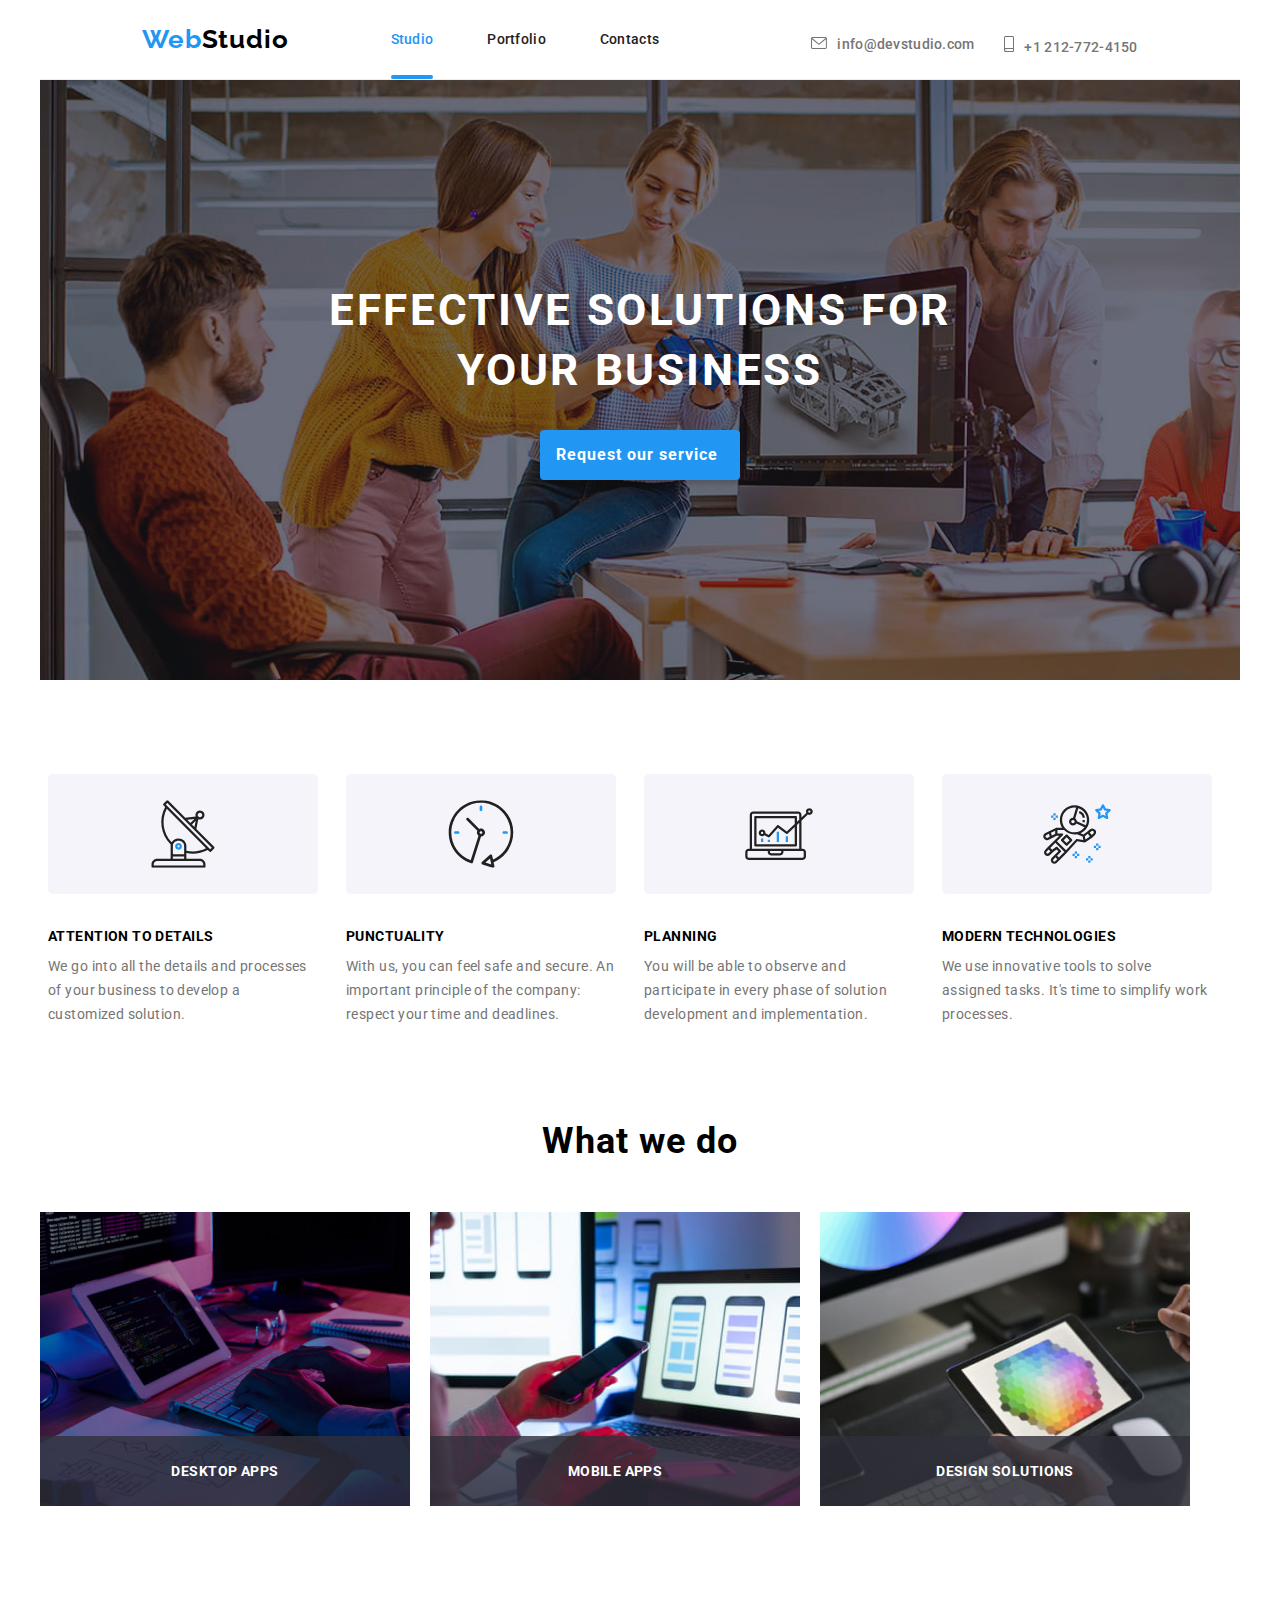
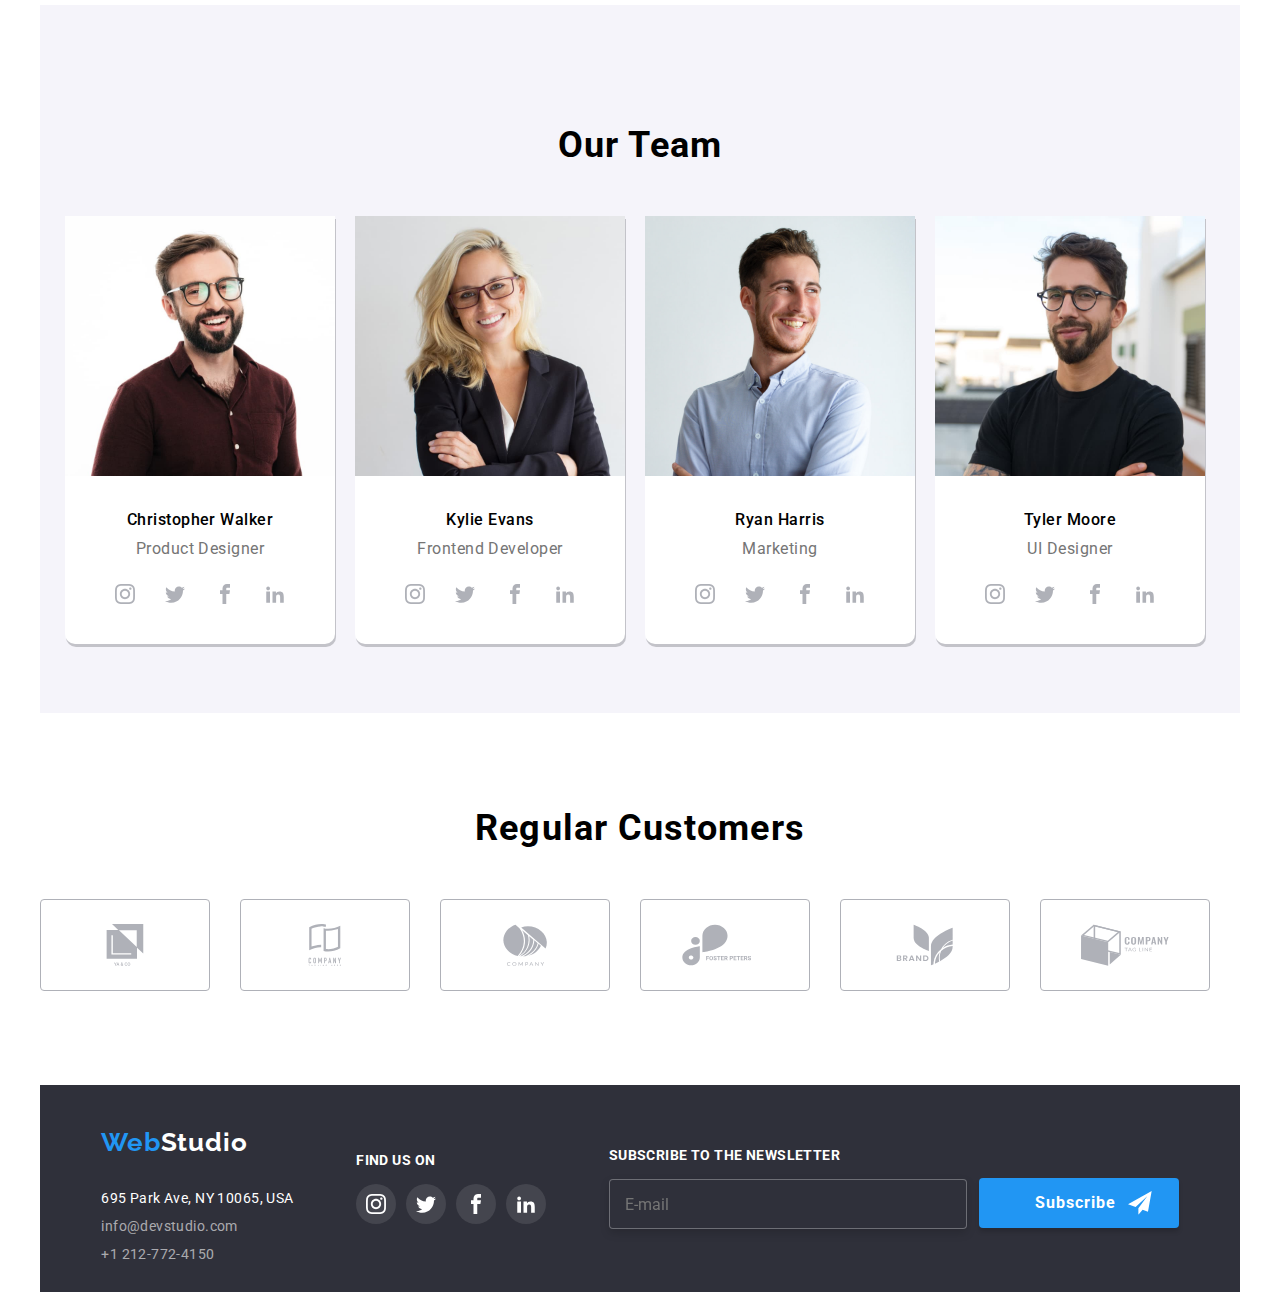
<file: index.html>
<!DOCTYPE html>
<html lang="en">
  <head>
    <meta charset="UTF-8" />
    <meta http-equiv="X-UA-Compatible" content="IE=edge" />
    <meta name="viewport" content="width=device-width, initial-scale=1.0" />
    <link
      rel="stylesheet"
      href="https://cdnjs.cloudflare.com/ajax/libs/modern-normalize/1.0.0/modern-normalize.min.css"
    />
    <link rel="stylesheet" href="sass/main.css" />
    <link rel="preconnect" href="https://fonts.googleapis.com" />
    <link rel="preconnect" href="https://fonts.gstatic.com" crossorigin />
    <link
      href="https://fonts.googleapis.com/css2?family=Raleway:wght@700&family=Roboto:wght@400;500;700;900&display=swap"
      rel="stylesheet"
    />
    <title>WebStudio</title>
  </head>
  <body>
    <div data-modal class="modal is-hidden">
      <div class="modal__inner">
        <h4 class="modal__title">Leave your information and we'll call you back</h4>
        <form class="request-form">
         <div class="request">
          <label>
            Name <br>
            <input type="text" name="name" autofocus/>
            <svg viewBox="0 0 5 15" width="12" height="12" class="request__icon" >
              <use href="images/icons.svg#icon-name" ></use> </svg>            
          </label>
        </div>
        <div class="request">
            <label>
             Telephone <br>
              <input type="tel" name="phone"/>
              <svg viewBox="0 0 3 3" width="18" height="18" class="request__icon">
                <use href="images/icons.svg#icon-phone" ></use> </svg>
            </label>
          </div>
          <div class="request"> 
            <label>
             E-mail <br>
              <input type="email" name="email" />
              <svg viewBox="0 0 32 32" width="15" height="12" class="request__icon">
              <use href="images/icons.svg#icon-full-envelope" ></use> </svg>
            </label>
          </div>
          <div class="request">
            <label>
              Comments <br>
                <textarea name="comments" rows="5" placeholder="Enter the text"></textarea>
              </label>
           </div>
         <div>
            <label class="checkbox">
              <input type="checkbox" name="agree" value="agree" />
              <span class="checkbox__replace">
                <svg viewBox="4 90 42 28" class="check-icon"><use href="images/icons.svg#icon-check" ></use> </svg>
              </span>  I agree with the letter and accept the <a href="#">Terms and Conditions</a>
            </label>
          </div> 
          <button type="submit" class="request-btn">Send</button>
          
        </form>
        <button data-modal-close class="close-modal">
           <svg  viewBox="-35 0 400 200"class="close-icon">
              <use href="images/icons.svg#icon-close" ></use> </svg>
    
        </button>
      </div>
    </div>

    <!--Menu section-->

    <div class="container">
      <header class="page-header">
        <a class="logo link" href="index.html">
          <span class="logo__first-section">Web</span>Studio</a
        >

        <nav>
          <ul class="main-nav__list unstyled-list">
            <li class="main-nav__item">
              <a class="main-nav__link link link--active" href="index.html">Studio</a>
            </li>
            <li class="main-nav__item">
              <a class="main-nav__link link" href="portfolio.html">Portfolio</a>
            </li>
            <li class="main-nav__item">
              <a class="main-nav__link link" href="#">Contacts</a>
            </li>
          </ul>
        </nav>
        <ul class="contact__list unstyled-list">
          <li class="contact__item">
            <a class="contact__link link " href="mailto:info@devstudio.com"
              ><svg class="contact-icon" width="16" height="12">
              <use href="images/icons.svg#icon-envelope"></use> </svg>info@devstudio.com</a>
              
          </li>
          <li class="contact__item">
            <a class="contact__link link " href="tel:+12127724150"
              ><svg class="contact-icon" width="10" height="16">
              <use href="images/icons.svg#icon-smartphone"></use> </svg>+1 212-772-4150</a
            >
          </li>
        </ul>
      </header>
    </div>

    <main>
      <!-- Hero element section -->
      <div class="container">
        <section class="hero-element">
          <h1 class="motto">
            EFFECTIVE SOLUTIONS FOR <br />
            YOUR BUSINESS
          </h1>
          <button data-modal-open class="request-btn" type="button">
            Request our service
          </button>
        </section>
      </div>

      <!--About us section-->

      <div class="container">
        <section>
          <ul class="grid grid--4 unstyled-list">
            <li class="grid__item">
               <svg viewBox="0 0 400 100" class="grid__image">
              <use href="images/icons.svg#icon-antenna"></use> </svg>
              <h4 class="grid__name">ATTENTION TO DETAILS</h4>
              <p class="grid__description">
                We go into all the details and processes of your business to
                develop a customized solution.
              </p>
            </li>
            <li class="grid__item">
               <svg viewBox="0 0 400 100" class="grid__image">
              <use href="images/icons.svg#icon-clock" ></use> </svg>
              <h4 class="grid__name">PUNCTUALITY</h4>
              <p class="grid__description">
                With us, you can feel safe and secure. An important principle of
                the company: respect your time and deadlines.
              </p>
            </li>
            <li class="grid__item">
               <svg  viewBox="0 0 400 100"class="grid__image">
              <use href="images/icons.svg#icon-diagram" ></use> </svg>
              <h4 class="grid__name">PLANNING</h4>
              <p class="grid__description">
                You will be able to observe and participate in every phase of
                solution development and implementation.
              </p>
            </li>

            <li class="grid__item">
               <svg viewBox="0 0 400 100"   class="grid__image">
              <use href="images/icons.svg#icon-astronaut"
               ></use> </svg>
              <h4 class="grid__name">MODERN TECHNOLOGIES</h4>
              <p class="grid__description">
                We use innovative tools to solve assigned tasks. It's time to
                simplify work processes.
              </p>
            </li>
          </ul>
        </section>
      </div>

      <!--What we do section-->
      <div class="container">
        <section class="we-do-section">
          <h2 class="grid__heading">What we do</h2>
          <ul class="grid grid--3 unstyled-list">
            <li class="grid__item">
              <div class="grid__card">
                <div class="grid__shadow">DESKTOP APPS</div> 
              <img
                src="./images/what_we_do/WS1.jpg"
                alt="Someone who coding"
                width="370"
              />
            </div>
            </li>
             <li class="grid__item">
              <div class="grid__card">
                <div class="grid__shadow">MOBILE APPS</div> 
              <img
                src="./images/what_we_do/WS2.jpg"
                alt="Someone who coding"
                width="370"
              /></div>
            </li>
              <li class="grid__item">
              <div class="grid__card">
                <div class="grid__shadow">DESIGN SOLUTIONS</div> 
              <img
                src="./images/what_we_do/WS3.jpg"
                alt="Someone who coding"
                width="370"
              /></div>
            </li>
          </ul>
        </section>
      </div>

      <!--Team section-->

      <div class="container">
        <section class="team-section">
          <h2 class="grid__heading">Our Team</h2>
          <ul class="grid grid--4 unstyled-list">
            <li class="grid__item">
              <img
                src="./images/our_team/ChristopherWalker.jpg"
                width="270"
                alt="Christopher Walker portrait photo"
              />
              <h4 class="grid__name">Christopher Walker</h4>
              <p class="grid__function">Product Designer</p>
              <ul class=" social-list unstyled-list">
                <li class="social-dot">
                  <a href="#" target="_blank" class="social-link">
                    <svg class="social-icon">
                      <use href="images/icons.svg#icon-instagram"></use>
                    </svg>
                  </a>
                </li>
                <li>
                  <a href="#" target="_blank" class="social-link">
                    <svg class="social-icon">
                      <use href="images/icons.svg#icon-twitter"></use>
                    </svg>
                  </a>
                </li>
                <li>
                  <a href="#" target="_blank" class="social-link">
                    <svg class="social-icon">
                      <use href="images/icons.svg#icon-facebook"></use>
                    </svg>
                  </a>
                </li>
                <li>
                  <a href="#" target="_blank" class="social-link">
                    <svg class="social-icon">
                      <use href="images/icons.svg#icon-linkedin"></use>
                    </svg>
                  </a>
                </li>
              </ul>
            </li>
            <li class="grid__item">
              <img
                src="./images/our_team/KylieEvans.jpg"
                width="270"
                alt="Kylie Evans portrait photo"
              />
              <h4 class="grid__name">Kylie Evans</h4>
              <p class="grid__function">Frontend Developer</p>
              <ul class="unstyled-list social-list">
                <li>
                  <a href="#" target="_blank" class="social-link">
                    <svg class="social-icon">
                      <use href="images/icons.svg#icon-instagram"></use>
                    </svg>
                  </a>
                </li>
                <li>
                  <a href="#" target="_blank" class="social-link">
                    <svg class="social-icon">
                      <use href="images/icons.svg#icon-twitter"></use>
                    </svg>
                  </a>
                </li>
                <li>
                  <a href="#" target="_blank" class="social-link">
                    <svg class="social-icon">
                      <use href="images/icons.svg#icon-facebook"></use>
                    </svg>
                  </a>
                </li>
                <li>
                  <a href="#" target="_blank" class="social-link">
                    <svg class="social-icon">
                      <use href="images/icons.svg#icon-linkedin"></use>
                    </svg>
                  </a>
                </li>
              </ul>
            </li>
            <li class="grid__item">
              <img
                src="./images/our_team/RyanHarris.jpg"
                width="270"
                alt="Ryan Harris portrait photo"
              />
              <h4 class="grid__name">Ryan Harris</h4>
              <p class="grid__function">Marketing</p>
             <ul class="unstyled-list social-list">
                <li>
                  <a href="#" target="_blank" class="social-link">
                    <svg class="social-icon">
                      <use href="images/icons.svg#icon-instagram"></use>
                    </svg>
                  </a>
                </li>
                <li>
                  <a href="#" target="_blank" class="social-link">
                    <svg class="social-icon">
                      <use href="images/icons.svg#icon-twitter"></use>
                    </svg>
                  </a>
                </li>
                <li>
                  <a href="#" target="_blank" class="social-link">
                    <svg class="social-icon">
                      <use href="images/icons.svg#icon-facebook"></use>
                    </svg>
                  </a>
                </li>
                <li>
                  <a href="#" target="_blank" class="social-link">
                    <svg class="social-icon">
                      <use href="images/icons.svg#icon-linkedin"></use>
                    </svg>
                  </a>
                </li>
              </ul>
            </li>
            <li class="grid__item">
              <img
                src="./images/our_team/TylerMoore.jpg"
                width="270"
                alt="Tyler Moore portrait photo"
              />
                 <h4 class="grid__name">Tyler Moore</h4>
                <p class="grid__function">UI Designer</p>
              <ul class="unstyled-list social-list">
                <li>
                  <a href="#" target="_blank" class="social-link">
                    <svg class="social-icon">
                      <use href="images/icons.svg#icon-instagram"></use>
                    </svg>
                  </a>
                </li>
                <li>
                  <a href="#" target="_blank" class="social-link">
                    <svg class="social-icon">
                      <use href="images/icons.svg#icon-twitter"></use>
                    </svg>
                  </a>
                </li>
                <li>
                  <a href="#" target="_blank" class="social-link">
                    <svg class="social-icon">
                      <use href="images/icons.svg#icon-facebook"></use>
                    </svg>
                  </a>
                </li>
                <li>
                  <a href="#" target="_blank" class="social-link">
                    <svg class="social-icon">
                      <use href="images/icons.svg#icon-linkedin"></use>
                    </svg>
                  </a>
                </li>
              </ul>
            </section>
      </div>

      <!--Customers section-->

      <div class="container">
        <section>
         <h2 class="grid__heading">Regular Customers</h2>
         <ul class="grid grid--6  unstyled-list "> 
            <li class="customer__logo">
              <a href="#" target="_blank" class="customer-link">
                    <svg viewBox="0 0 400 100" class="customer-icon">
                      <use href="images/icons.svg#icon-customer1"></use>
                    </svg>
                  </a>
                </li>
           <li class="customer__logo">
              <a href="#" target="_blank" class="customer-link">
                    <svg viewBox="0 0 400 100" class="customer-icon">
                      <use href="images/icons.svg#icon-customer2"></use>
                    </svg>
                  </a>
             </li>
            <li class="customer__logo">
                <a href="#" target="_blank" class="customer-link">
                    <svg viewBox="0 0 400 100" class="customer-icon">
                      <use href="images/icons.svg#icon-customer3"></use>
                    </svg>
                  </a>
                </li>
            <li class="customer__logo">
              <a href="#" target="_blank" class="customer-link">
                    <svg viewBox="0 0 400 100"  class="customer-icon ">
                      <use href="images/icons.svg#icon-customer4"></use>
                    </svg>
               </a>
              </li>
            <li class="customer__logo">
              <a href="#" target="_blank" class="customer-link">
                    <svg viewBox="0 0 400 100" class="customer-icon">
                      <use href="images/icons.svg#icon-customer5"></use>
                    </svg>
                  </a>
            </li>
             <li class="customer__logo"> 
                <a href="#" target="_blank" class="customer-link">
                    <svg viewBox="0 0 400 100" class="customer-icon">
                      <use href="images/icons.svg#icon-customer6"></use>
                    </svg>
                  </a>
            </li>
           </ul>
      </div>
     </section>
    </main>

    <!--Footer section-->
    <footer class="container">
      <div class="page-footer">
        <div class="contact">
          <address class="contact">
            <ul class="unstyled-list">
              <li class="contact__item">
                 <a class="logo link" href="index.html"><span class="logo__first-section">Web</span><span class="logo_last-section">Studio</span></a>
               </li>
              <li class="contact__item">
                <a class="link adress" href="#">695 Park Ave, NY 10065, USA</a>
              </li>
              <li class="contact__item">
                <a class="link mail" href="mailto:info@devstudio.com"
                >info@devstudio.com</a>
              </li>
              <li class="contact__item">
                <a class="link tel" href="tel:+12127724150">+1 212-772-4150</a>
               </li>
            </ul>
          </address>
       </div>
        
       <div class="social-media">
          <h3 class="social-title">FIND US ON</h3>
          <ul class="unstyled-list social-list dots">
              <li>
                  <a href="#" target="_blank" class="footer-social-link">
                    <svg class="footer-icon">
                      <use href="images/icons.svg#icon-instagram"></use>
                    </svg>
                  </a>
                </li>
                <li>
                  <a href="#" target="_blank" class="footer-social-link">
                    <svg class="footer-icon">
                      <use href="images/icons.svg#icon-twitter"></use>
                    </svg>
                  </a>
                </li>
                <li>
                  <a href="#" target="_blank" class="footer-social-link">
                    <svg class="footer-icon">
                      <use href="images/icons.svg#icon-facebook"></use>
                    </svg>
                  </a>
                </li>
                <li>
                  <a href="#" target="_blank" class="footer-social-link">
                    <svg class="footer-icon">
                      <use href="images/icons.svg#icon-linkedin"></use>
                    </svg>
                  </a>
                </li>
           </ul>
         </div>
        <div >
          <form class="subscribe">
            <label>
              <h3 class="social-title">SUBSCRIBE TO THE NEWSLETTER</h3>
              <input class="footer-input" type="email" name="email" placeholder="E-mail" />
            </label>
            <button type="submit " class="request-btn">Subscribe<svg viewBox="-152 0 500 70" class="subscribe-icon">
                      <use href="images/icons.svg#icon-send"></use>
                    </svg> </button>
          </form>
        </div>
      </div>
    </footer>
    <script src="./js/modal.js"></script>
  </body>
</html>
</file>
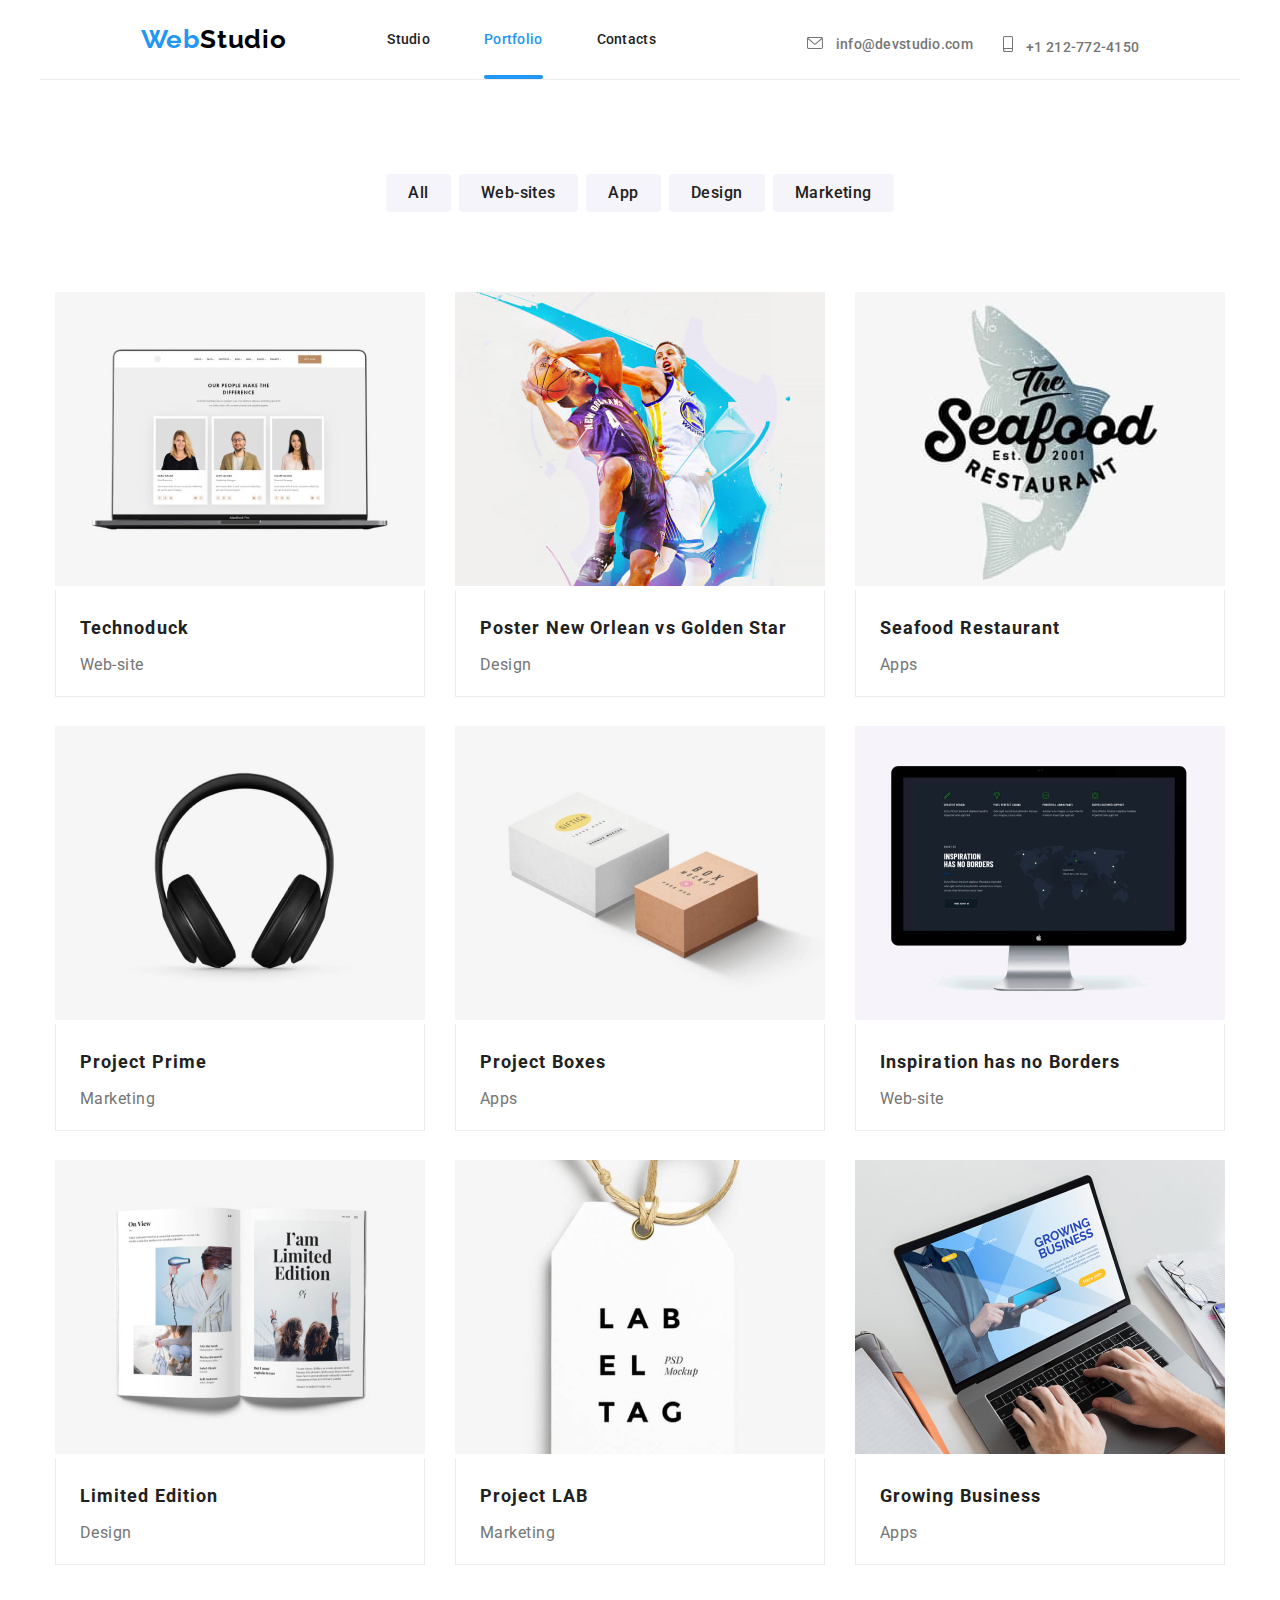
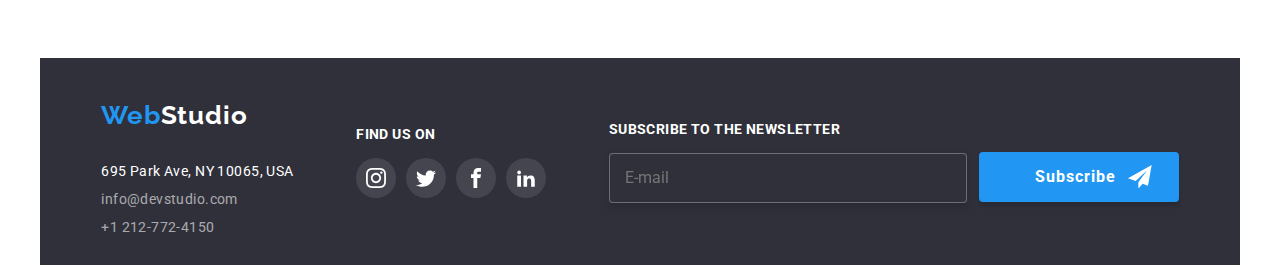
<file: portfolio.html>
<!DOCTYPE html>
<html lang="en">
  <head>
    <meta charset="UTF-8" />
    <meta http-equiv="X-UA-Compatible" content="IE=edge" />
    <meta name="viewport" content="width=device-width, initial-scale=1.0" />
    <link
      rel="stylesheet"
      href="https://cdnjs.cloudflare.com/ajax/libs/modern-normalize/1.0.0/modern-normalize.min.css"
    />
    <link rel="stylesheet" href="sass/main.css" />
    <link rel="preconnect" href="https://fonts.googleapis.com" />
    <link rel="preconnect" href="https://fonts.gstatic.com" crossorigin />
    <link
      href="https://fonts.googleapis.com/css2?family=Raleway:wght@700&family=Roboto:wght@400;500;700;900&display=swap"
      rel="stylesheet"
    />
    <title>WebStudio</title>
  </head>
  <body>
    <!--Menu section-->
    <div class="container">
      <header class="page-header">
        <a class="logo link" href="index.html">
          <span class="logo__first-section">Web</span>Studio</a
        >

        <nav>
          <ul class="main-nav__list unstyled-list">
            <li class="main-nav__item">
              <a class="main-nav__link link" href="index.html">Studio</a>
            </li>
            <li class="main-nav__item">
              <a class="main-nav__link link link--active" href="portfolio.html"
                >Portfolio</a
              >
            </li>
            <li class="main-nav__item">
              <a class="main-nav__link link" href="#">Contacts</a>
            </li>
          </ul>
        </nav>
        <ul class="contact__list unstyled-list">
          <li class="contact__item">
            <a class="contact__link link" href="mailto:info@devstudio.com"
              ><svg class="contact-icon" width="16" height="12">
                <use href="images/icons.svg#icon-envelope"></use>
              </svg>
              info@devstudio.com</a
            >
          </li>
          <li class="contact__item">
            <a class="contact__link link" href="tel:+12127724150"
              ><svg class="contact-icon" width="10" height="16">
                <use href="images/icons.svg#icon-smartphone"></use>
              </svg>
              +1 212-772-4150</a
            >
          </li>
        </ul>
      </header>
    </div>

    <!--Portfolio section-->
    <main class="container">
      <ul class="unstyled-btns">
        <li><button class="btn" type="button">All</button></li>
        <li><button class="btn" type="button">Web-sites</button></li>
        <li><button class="btn" type="button">App</button></li>
        <li><button class="btn" type="button">Design</button></li>
        <li><button class="btn" type="button">Marketing</button></li>
      </ul>
      <div class="container">
        <ul class="product__list">
          <li class="product__item">
            <div class="over-card">
              <div class="overlay">
                <p class="opis">
                  Technoduck is a state-of-the-art coronavirus distribution
                  platform. Companies use this platform for digital espionage
                  and attacks on competitors' secure servers.
                </p>
              </div>
              <img
                class="product__img"
                src="./images/gallery/img1.jpg"
                width="370"
                alt="on the screen of a laptop is opened a web-site"
              />
            </div>
            <div class="card">
              <h4 class="product__name">Technoduck</h4>
              <p class="product__type">Web-site</p>
            </div>
          </li>

          <li class="product__item">
            <div class="over-card">
              <div class="overlay">
                <p class="opis"></p>
              </div>
              <img
                class="product__img"
                src="./images/gallery/img2.jpg"
                width="370"
                alt="two basketball players are fighting for the basketball"
              />
            </div>
            <div class="card">
              <h4 class="product__name">Poster New Orlean vs Golden Star</h4>
              <p class="product__type">Design</p>
            </div>
          </li>

          <li class="product__item">
            <div class="over-card">
              <div class="overlay">
                <p class="opis"></p>
              </div>
              <img
                class="product__img"
                src="./images/gallery/img3.jpg"
                width="370"
                alt="The Seafood Restaurant Est. 2001 and text and a fish"
              />
            </div>
            <div class="card">
              <h4 class="product__name">Seafood Restaurant</h4>
              <p class="product__type">Apps</p>
            </div>
          </li>

          <li class="product__item">
            <div class="over-card">
              <div class="overlay">
                <p class="opis"></p>
              </div>
              <img
                class="product__img"
                src="./images/gallery/img4.jpg"
                width="370"
                alt="Headphones"
              />
            </div>
            <div class="card">
              <h4 class="product__name">Project Prime</h4>
              <p class="product__type">Marketing</p>
            </div>
          </li>

          <li class="product__item">
            <div class="over-card">
              <div class="overlay">
                <p class="opis"></p>
              </div>
              <img
                class="product__img"
                src="./images/gallery/img5.jpg"
                width="370"
                alt="two boxes"
              />
            </div>
            <div class="card">
              <h4 class="product__name">Project Boxes</h4>
              <p class="product__type">Apps</p>
            </div>
          </li>

          <li class="product__item">
            <div class="over-card">
              <div class="overlay">
                <p class="opis"></p>
              </div>
              <img
                class="product__img"
                src="./images/gallery/img6.jpg"
                width="370"
                alt="a web-site on a monitor"
              />
            </div>
            <div class="card">
              <h4 class="product__name">Inspiration has no Borders</h4>
              <p class="product__type">Web-site</p>
            </div>
          </li>

          <li class="product__item">
            <div class="over-card">
              <div class="overlay">
                <p class="opis"></p>
              </div>
              <img
                class="product__img"
                src="./images/gallery/img7.jpg"
                width="370"
                alt="an open book"
              />
            </div>
            <div class="card">
              <h4 class="product__name">Limited Edition</h4>
              <p class="product__type">Design</p>
            </div>
          </li>

          <li class="product__item">
            <div class="over-card">
              <div class="overlay">
                <p class="opis"></p>
              </div>
              <img
                class="product__img"
                src="./images/gallery/img8.jpg"
                width="370"
                alt="a label that says labeltag"
              />
            </div>
            <div class="card">
              <h4 class="product__name">Project LAB</h4>
              <p class="product__type">Marketing</p>
            </div>
          </li>

          <li class="product__item">
            <div class="over-card">
              <div class="overlay">
                <p class="opis"></p>
              </div>
              <img
                class="product__img"
                src="./images/gallery/img9.jpg"
                width="370px"
                alt="two mani write to a laptop"
              />
            </div>
            <div class="card">
              <h4 class="product__name">Growing Business</h4>
              <p class="product__type">Apps</p>
            </div>
          </li>
        </ul>
      </div>
    </main>

    <!--Footer section-->

    <footer class="container">
      <div class="page-footer">
        <div class="contact">
          <address class="contact">
            <ul class="unstyled-list">
              <li class="contact__item">
                <a class="logo link" href="index.html"
                  ><span class="logo__first-section">Web</span
                  ><span class="logo_last-section">Studio</span></a
                >
              </li>
              <li class="contact__item">
                <a class="link adress" href="#">695 Park Ave, NY 10065, USA</a>
              </li>
              <li class="contact__item">
                <a class="link mail" href="mailto:info@devstudio.com"
                  >info@devstudio.com</a
                >
              </li>
              <li class="contact__item">
                <a class="link tel" href="tel:+12127724150">+1 212-772-4150</a>
              </li>
            </ul>
          </address>
        </div>

        <div class="social-media">
          <h3 class="social-title">FIND US ON</h3>
          <ul class="unstyled-list social-list dots">
            <li>
              <a href="#" target="_blank" class="footer-social-link">
                <svg class="footer-icon">
                  <use href="images/icons.svg#icon-instagram"></use>
                </svg>
              </a>
            </li>
            <li>
              <a href="#" target="_blank" class="footer-social-link">
                <svg class="footer-icon">
                  <use href="images/icons.svg#icon-twitter"></use>
                </svg>
              </a>
            </li>
            <li>
              <a href="#" target="_blank" class="footer-social-link">
                <svg class="footer-icon">
                  <use href="images/icons.svg#icon-facebook"></use>
                </svg>
              </a>
            </li>
            <li>
              <a href="#" target="_blank" class="footer-social-link">
                <svg class="footer-icon">
                  <use href="images/icons.svg#icon-linkedin"></use>
                </svg>
              </a>
            </li>
          </ul>
        </div>
        <div>
          <form class="subscribe">
            <label>
              <h3 class="social-title">SUBSCRIBE TO THE NEWSLETTER</h3>
              <input
                class="footer-input"
                type="email"
                name="email"
                placeholder="E-mail"
              />
            </label>
            <button type="submit " class="request-btn">
              Subscribe<svg viewBox="-152 0 500 70" class="subscribe-icon">
                <use href="images/icons.svg#icon-send"></use>
              </svg>
            </button>
          </form>
        </div>
      </div>
    </footer>
  </body>
</html>
</file>
<file: sass/main.css>
:root {
  --brand-color: #2196f3;
  --white-color: #ffffff;
  --black-color: #212121;
  --grey-color: #757575;
  --link-color: #afb1b8;
}

* {
  -webkit-margin-before: 0;
          margin-block-start: 0;
  -webkit-margin-after: 0;
          margin-block-end: 0;
  -webkit-margin-start: 0;
          margin-inline-start: 0;
  -webkit-margin-end: 0;
          margin-inline-end: 0;
  -webkit-padding-start: 0;
          padding-inline-start: 0;
}

*,
*::before,
*::after {
  box-sizing: border-box;
  transition-duration: 250ms;
  transition-timing-function: cubic-bezier(0.4, 0, 0.2, 1);
}

body {
  font-family: "Roboto", "Rakeway", sans-serif;
  margin: 0;
}

.container {
  max-width: 1200px;
  margin: auto;
  justify-content: center;
}

.unstyled-list {
  list-style-type: none;
}

.link {
  text-decoration: none;
  cursor: pointer;
}

.request-btn {
  font-family: "Roboto";
  font-style: normal;
  font-weight: 700;
  font-size: 16px;
  line-height: 30px;
  display: flex;
  align-items: center;
  text-align: center;
  letter-spacing: 0.06em;
  color: var(--white-color);
  display: inline-flex;
  position: relative;
  width: 200px;
  height: 50px;
  background: var(--brand-color);
  box-shadow: 0px 4px 4px rgba(0, 0, 0, 0.15);
  border-radius: 4px;
  border-style: none;
  flex-wrap: nowrap;
  margin-top: 30px;
  cursor: pointer;
}

.grid--3 {
  display: inline-flex;
  flex-direction: row;
  justify-content: space-evenly;
}
.grid--3 .grid__item {
  flex-basis: calc(100% / 3 - 30px);
}

.grid--4 {
  display: inline-flex;
  flex-direction: row;
  justify-content: space-evenly;
}
.grid--4 .grid__item {
  flex-basis: calc(100% / 4 - 30px);
}

.grid--6 {
  display: inline-flex;
  flex-direction: row;
  justify-content: space-evenly;
}
.grid--6 .grid__item {
  flex-basis: calc(100% / 6 - 30px);
}

.unstyled-btns {
  display: flex;
  justify-content: space-around;
  max-width: 516px;
  margin-left: auto;
  margin-right: auto;
  list-style-type: none;
  margin-top: 94px;
}

.page-header {
  display: flex;
  width: 100%;
  height: 80px;
  align-items: center;
  justify-content: space-evenly;
  border-bottom: 1px solid #ececec;
}

.main-nav_list {
  list-style-type: none;
  display: inline-block;
  flex-grow: 1;
}

.main-nav__item {
  margin-right: 50px;
  display: inline-block;
}

.main-nav__link {
  font-family: "Roboto";
  font-style: normal;
  font-weight: 500;
  font-size: 14px;
  line-height: 16px;
  letter-spacing: 0.02em;
  color: var(--black-color);
  position: relative;
}
.main-nav__link:hover, .main-nav__link:focus {
  color: var(--brand-color);
}

.logo {
  font-family: "Raleway";
  font-style: normal;
  color: #000000;
  font-weight: 700;
  font-size: 26px;
  line-height: 31px;
  letter-spacing: 0.03em;
}

.logo__first-section {
  color: var(--brand-color);
}

.contact__link {
  font-family: "Roboto";
  font-style: normal;
  font-weight: 500;
  font-size: 14px;
  line-height: 16px;
  letter-spacing: 0.02em;
  color: var(--grey-color);
}
.contact__link:hover, .contact__link:focus {
  color: var(--brand-color);
}

.contact-icon {
  fill: currentColor;
  margin-right: 10px;
}

.contact__list {
  display: flex;
  gap: 30px;
}

.link--active {
  color: var(--brand-color);
}
.link--active::after {
  content: " ";
  background-color: var(--brand-color);
  border-radius: 10px;
  width: 100%;
  height: 4px;
  position: absolute;
  bottom: -32px;
  left: 0;
}

.hero-element,
.motto,
.request-btn {
  display: flex;
  flex-direction: column;
  justify-content: center;
  align-items: center;
}

.hero-element {
  background-image: url(../images/gallery/hero.jpg);
  box-shadow: inset 300px 300px 300px 300px hsla(235deg, 10%, 21%, 0.3);
  width: 100%;
  height: 600px;
  margin-bottom: 94px;
}

.motto {
  width: 696 px;
  margin-right: auto;
  margin-left: auto;
  font-family: "Roboto";
  font-style: normal;
  font-weight: 900px;
  font-size: 44px;
  line-height: 60px;
  text-align: center;
  letter-spacing: 0.06em;
  text-transform: uppercase;
  color: var(--white-color);
  align-content: center;
}

.grid__name {
  font-family: "Roboto";
  font-style: normal;
  font-weight: 700px;
  font-size: 14px;
  line-height: 16px;
  letter-spacing: 0.03em;
  color: var(-black-color);
  margin-top: 30px;
  margin-bottom: 10px;
}

.grid__description {
  font-family: "Roboto";
  font-style: normal;
  font-weight: 400px;
  font-size: 14px;
  line-height: 24px;
  letter-spacing: 0.03em;
  color: var(--grey-color);
}

.grid__item {
  margin-right: 20px;
}

.grid__image {
  background-color: #f5f4fa;
  width: 270px;
  height: 120px;
  border-radius: 5px;
}

.grid__heading {
  font-family: "Roboto";
  font-style: normal;
  font-weight: 700;
  font-size: 36px;
  line-height: 42px;
  text-align: center;
  letter-spacing: 0.03em;
  color: var(-black-color);
  margin-top: 94px;
  margin-bottom: 50px;
}

.grid__shadow {
  display: flex;
  font-family: "Roboto";
  font-style: normal;
  font-weight: 700;
  font-size: 14px;
  line-height: 16px;
  text-align: center;
  letter-spacing: 0.03em;
  text-transform: uppercase;
  color: var(--white-color);
  background-color: rgba(47, 48, 58, 0.8);
  position: absolute;
  height: 70px;
  width: 370px;
  align-items: center;
  justify-content: center;
  margin-top: 224px;
}

.grid__function {
  font-family: "Roboto";
  font-style: normal;
  color: var(--grey-color);
  font-weight: 400;
  font-size: 16px;
  line-height: 19px;
  text-align: center;
  letter-spacing: 0.03em;
  margin-top: 10px;
}

.team-section {
  width: 100%;
  height: 708px;
  margin-top: 94px;
  background: #f5f4fa;
  padding: 25px;
}
.team-section .grid__item {
  background-color: var(--white-color);
  border-bottom-left-radius: 10px;
  border-bottom-right-radius: 10px;
  padding-bottom: 30px;
  box-shadow: 1px 3px #c3c3c9;
}
.team-section .grid__name {
  font-family: "Roboto";
  font-style: normal;
  font-weight: 500;
  font-size: 16px;
  line-height: 19px;
  text-align: center;
  letter-spacing: 0.03em;
  color: var(black-colour);
  margin-bottom: 10px;
}

.social-icon {
  width: 20px;
  height: 20px;
  fill: currentColor;
  justify-content: center;
}
.social-icon:hover {
  background-color: var(--brand-color);
  color: var(--white-color);
}

.social-list {
  display: flex;
  justify-content: center;
  align-items: center;
  margin-top: 16px;
  gap: 10px;
}

.social-link {
  background-color: var(--white-color);
  border-radius: 50%;
  width: 40px;
  height: 40px;
  display: flex;
  align-items: center;
  justify-content: center;
  color: var(--link-color);
}
.social-link:hover {
  background-color: var(--brand-color);
  color: var(--white-color);
}

.customer-link {
  width: 170px;
  height: 92px;
  border: 1px solid var(--link-color);
  border-radius: 4px;
  margin-right: 30px;
  margin-bottom: 94px;
  display: flex;
  align-items: center;
  justify-content: center;
  color: var(--link-color);
  fill: currentColor;
}
.customer-link:hover {
  border: 1px solid var(--brand-color);
  fill: var(--brand-color);
}

.page-footer {
  background: #2f303a;
  width: 100%;
  display: flex;
  justify-content: space-around;
  align-items: center;
  padding: 30px;
}

.logo_last-section {
  color: var(--white-color);
}

.adress {
  font-family: "Roboto";
  font-style: normal;
  font-weight: 400;
  font-size: 14px;
  line-height: 16px;
  letter-spacing: 0.03em;
  margin-top: 20px;
  color: var(--white-color);
}

.mail,
.tel {
  font-family: "Roboto";
  font-style: normal;
  color: rgba(255, 255, 255, 0.6);
  font-weight: 400;
  font-size: 14px;
  line-height: 16px;
  letter-spacing: 0.03em;
}

.contact__item {
  display: flex;
  flex-direction: column;
  justify-content: flex-start;
  align-items: flex-start;
  margin-top: 12px;
}

.social-title {
  font-family: "Roboto";
  font-style: normal;
  font-weight: 700;
  font-size: 14px;
  line-height: 16px;
  letter-spacing: 0.03em;
  text-transform: uppercase;
  color: var(--white-color);
  -webkit-text-decoration: 1px solid #000000;
          text-decoration: 1px solid #000000;
}

.footer-icon {
  fill: var(--white-color);
  width: 20px;
  height: 20px;
  justify-content: center;
}

.dots {
  display: flex;
  flex-direction: row;
  gap: 10px;
}

.footer-social-link {
  background-color: rgba(255, 255, 255, 0.1);
  border-radius: 50%;
  width: 40px;
  height: 40px;
  display: flex;
  align-items: center;
  justify-content: center;
}
.footer-social-link:hover {
  background-color: var(--brand-color);
}

.footer-input {
  width: 358px;
  height: 50px;
  background-color: #2f303a;
  color: rgba(255, 255, 255, 0.6);
  padding: 15px;
  border: 1px solid rgba(255, 255, 255, 0.3);
  filter: drop-shadow(0px 4px 4px rgba(0, 0, 0, 0.15));
  border-radius: 4px;
  margin-top: 16px;
}

.subscribe-icon {
  position: absolute;
  margin-left: 25px;
}

form {
  display: flex;
  justify-content: center;
  align-items: center;
  gap: 12px;
}

.btn {
  font-family: "Roboto";
  font-style: normal;
  color: var(--black-color);
  font-weight: 500;
  font-size: 16px;
  line-height: 26px;
  text-align: center;
  padding: 6px 22px;
  letter-spacing: 0.03em;
  background: #f5f4fa;
  border-radius: 4px;
  border-style: none;
  cursor: pointer;
}
.btn:hover {
  color: var(--white-color);
  background-color: var(--brand-color);
}
.btn:hover:hover,
.btn:hover :focus {
  box-shadow: 2px 8px 7px 0px rgba(117, 117, 117, 0.53);
  -webkit-box-shadow: 2px 8px 7px 0px rgba(117, 117, 117, 0.53);
  -moz-box-shadow: 2px 8px 7px 0px rgba(117, 117, 117, 0.53);
}

.card {
  border: 1px solid #ececec;
  width: 370px;
  height: 107px;
  margin-bottom: 30px;
  border-top-style: none;
  padding-top: 10px;
  position: relative;
  overflow: hidden;
}

.product__item {
  width: 370px;
  height: 404px;
  margin-top: 30px;
}
.product__item:hover {
  box-shadow: 5px 5px 4px 2px rgba(117, 117, 117, 0.53);
  box-shadow: 2px 8px 9px 3px rgba(117, 117, 117, 0.53);
  -webkit-box-shadow: 2px 8px 9px 3px rgba(117, 117, 117, 0.53);
  -moz-box-shadow: 2px 8px 9px 3px rgba(117, 117, 117, 0.53);
}

.product__img {
  margin-bottom: 0px;
}

.product__name {
  font-family: "Roboto";
  font-style: normal;
  color: #212121;
  font-weight: 700;
  font-size: 18px;
  line-height: 36px;
  letter-spacing: 0.06em;
  margin-left: 24px;
  margin-bottom: 4px;
  margin-top: 10px;
}

.product__type {
  font-family: "Roboto";
  font-style: normal;
  color: #757575;
  font-weight: 400;
  font-size: 16px;
  line-height: 30px;
  letter-spacing: 0.03em;
  margin-left: 24px;
  margin-top: 4px;
}

.product__list {
  display: flex;
  flex-wrap: wrap;
  max-width: 1200px;
  justify-content: space-around;
  list-style-type: none;
  margin-top: 50px;
  margin-bottom: 94px;
}

.overlay {
  background-color: rgba(33, 150, 243, 0.9);
  position: absolute;
  height: 294px;
  width: 370px;
  transform: translateY(300px);
  transition: transform 250ms linear;
  display: flex;
  justify-content: center;
  align-items: center;
}
.overlayhover {
  transform: translateY(0);
}

.opis {
  width: 322px;
  height: 140px;
  left: 239px;
  top: 325px;
  font-family: "Roboto";
  font-style: normal;
  font-weight: 400;
  font-size: 18px;
  line-height: 28px;
  letter-spacing: 0.03em;
  color: #ffffff;
  text-align: left;
}

.product__item:hover .overlay {
  transform: translateY(0);
}

.over-card {
  position: relative;
  overflow: hidden;
}

.modal {
  position: fixed;
  width: 100%;
  height: 100%;
  background-color: rgba(0, 0, 0, 0.2);
  z-index: 99;
  display: flex;
  justify-content: center;
  align-items: center;
  transition: opacity 300ms linear, transform 250ms linear;
}

.modal__inner {
  width: 528px;
  height: 581px;
  background-color: var(--white-color);
  position: relative;
}

.close-modal {
  border-radius: 50%;
  background-color: var(--white-color);
  border: 1px solid rgba(0, 0, 0, 0.1);
  width: 30px;
  height: 30px;
  display: flex;
  align-items: center;
  justify-content: center;
  color: var(--link-color);
  cursor: pointer;
  position: absolute;
  top: 8px;
  right: 8px;
}

.is-hidden {
  visibility: hidden;
  pointer-events: none;
  transform: scale(0.1);
  opacity: 0;
}

.close-icon:hover {
  fill: var(--brand-color);
}

.modal__title {
  font-family: "Roboto";
  font-style: normal;
  font-weight: 700;
  font-size: 20px;
  line-height: 23px;
  text-align: center;
  letter-spacing: 0.03em;
  margin-top: 40px;
  margin-bottom: 12px;
}

.request-form {
  font-family: "Roboto";
  font-style: normal;
  font-size: 12px;
  line-height: 14px;
  text-align: left;
  letter-spacing: 1%;
  color: var(--grey-color);
  display: flex;
  flex-direction: column;
  align-items: center;
  justify-content: center;
  gap: 10px;
}
.request-form label {
  position: relative;
}
.request-form label svg {
  position: absolute;
  left: 3%;
  top: 0;
  height: 75px;
  color: var(--black-color);
  cursor: pointer;
}
.request-form label:hover,
.request-form label :focus {
  fill: var(--brand-color);
}

input {
  padding-left: 40px;
  border: 1px solid rgba(33, 33, 33, 0.2);
  border-radius: 4px;
  cursor: pointer;
}
input:hover,
input :focus {
  border: 1px solid var(--brand-color);
}

input {
  flex-wrap: wrap;
  justify-content: center;
  width: 448px;
  height: 40px;
  margin-top: 4px;
}

textarea {
  flex-wrap: wrap;
  justify-content: center;
  width: 448px;
  height: 120px;
  margin-top: 4px;
  resize: none;
  padding-left: 16px;
  padding-top: 12px;
  border: 1px solid rgba(33, 33, 33, 0.2);
  border-radius: 4px;
  cursor: pointer;
  color: currentColor;
}
textarea:hover,
textarea :focus {
  border: 1px solid var(--brand-color);
}

.request__icon {
  position: absolute;
  margin-left: 12px;
}

.request {
  position: relative;
}

.checkbox__replace {
  display: inline-flex;
  justify-content: center;
  align-items: center;
  width: 16px;
  height: 15px;
  border: 2px solid #414141;
  border-radius: 2px;
  position: relative;
}

input[type=checkbox] {
  display: none;
}
input[type=checkbox]:checked + .checkbox__replace {
  border-color: var(--brand-color);
  background-color: var(--brand-color);
}

.check-icon {
  position: absolute;
  width: 15px;
  height: 14px;
  cursor: pointer;
}
</file>
